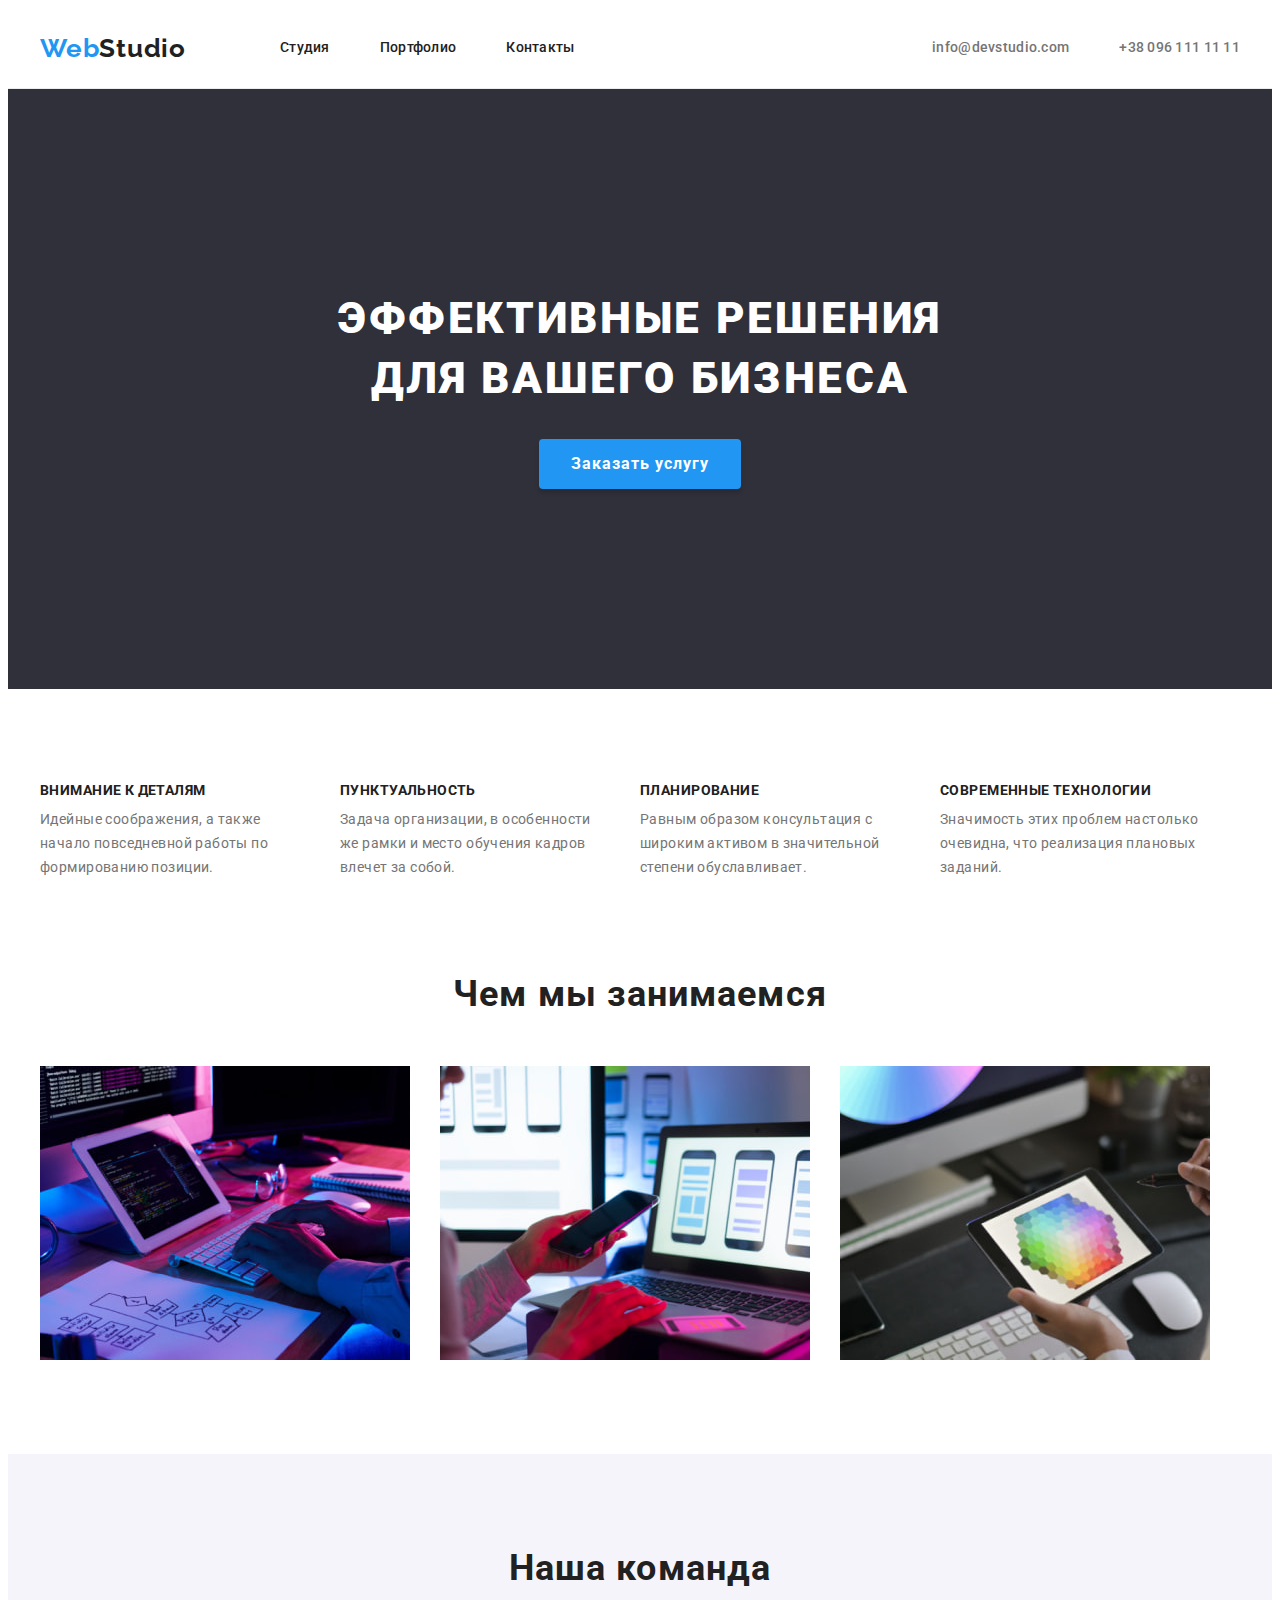
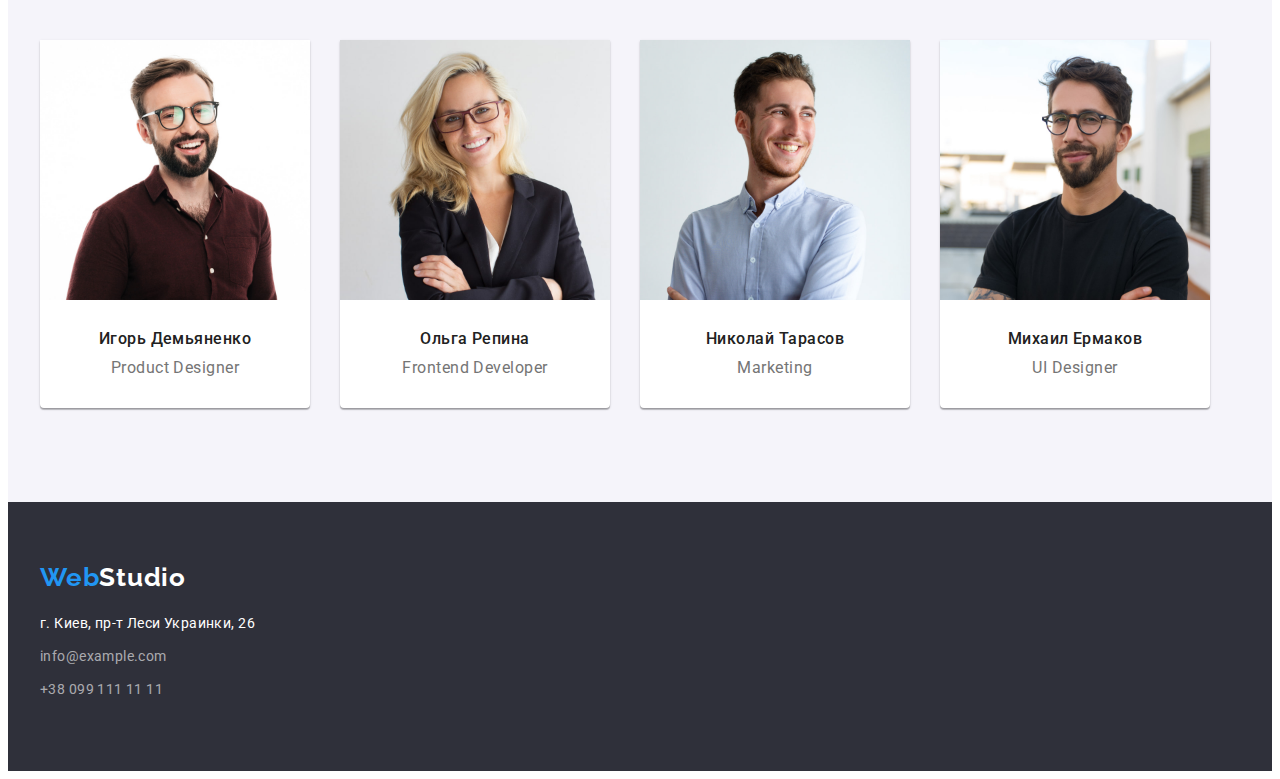
<file: index.html>
<!DOCTYPE html>
<html lang="ru">
  <head>
    <meta charset="UTF-8" />
    <meta http-equiv="X-UA-Compatible" content="IE=edge" />
    <meta name="viewport" content="width=device-width, initial-scale=1.0" />
    <title>Студия</title>
    <link rel="preconnect" href="https://fonts.googleapis.com" />
    <link rel="preconnect" href="https://fonts.gstatic.com" crossorigin />
    <link rel="preconnect" href="https://fonts.googleapis.com" />
    <link rel="preconnect" href="https://fonts.gstatic.com" crossorigin />
    <link
      href="https://fonts.googleapis.com/css2?family=Raleway:wght@700&family=Roboto:wght@400;500;700;900&display=swap"
      rel="stylesheet"
    />
    <link
      rel="stylesheet"
      href="https://cdnjs.cloudflare.com/ajax/libs/modern-normalize/1.1.0/modern-normalize.min.css"
      integrity="sha512-wpPYUAdjBVSE4KJnH1VR1HeZfpl1ub8YT/NKx4PuQ5NmX2tKuGu6U/JRp5y+Y8XG2tV+wKQpNHVUX03MfMFn9Q=="
      crossorigin="anonymous"
      referrerpolicy="no-referrer"
    />
    <link rel="stylesheet" href="./styles/style.css" />
  </head>

  <body>
    <!-- Navigation header -->

    <header class="header-section">
      <div class="conteiner header-conteiner">
        <a href="index.html" class="logo header" lang="en">
          Web<span class="web">Studio</span></a
        >
        <nav>
          <ul class="navigation-list">
            <li class="navigation-item">
              <a class="navigation-item-link" href="./index.html">Студия</a>
            </li>
            <li class="navigation-item">
              <a class="navigation-item-link" href="./portfolio.html"
                >Портфолио</a
              >
            </li>
            <li class="navigation-item">
              <a class="navigation-item-link" href="">Контакты</a>
            </li>
          </ul>
        </nav>

        <ul class="auth-list">
          <li>
            <a class="auth-item-mail" href="mailto:info@devstudio.com"
              >info@devstudio.com</a
            >
          </li>
          <li>
            <a class="auth-item" href="tel:+380961111111">+38 096 111 11 11</a>
          </li>
        </ul>
      </div>
    </header>

    <main>
      <!-- hero section -->
      <section class="hero-section section">
        <div class="conteiner">
          <h1 class="hero-title">Эффективные решения для вашего бизнеса</h1>
          <button class="hero-btn" type="button">Заказать услугу</button>
        </div>
      </section>
      <!-- specifics section -->
      <section class="specifics-section section">
        <div class="conteiner">
          <h2 class="visually-hidden">Наши особенности</h2>
          <ul class="specifics-list list">
            <li class="specifics-item">
              <h3 class="specifics-title">Внимание к деталям</h3>
              <p class="specificts-text">
                Идейные соображения, а также начало повседневной работы по
                формированию позиции.
              </p>
            </li>
            <li class="specifics-item">
              <h3 class="specifics-title">Пунктуальность</h3>
              <p class="specificts-text">
                Задача организации, в особенности же рамки и место обучения
                кадров влечет за собой.
              </p>
            </li>
            <li class="specifics-item">
              <h3 class="specifics-title">Планирование</h3>
              <p class="specificts-text">
                Равным образом консультация с широким активом в значительной
                степени обуславливает.
              </p>
            </li>
            <li class="specifics-item">
              <h3 class="specifics-title">Современные технологии</h3>
              <p class="specificts-text">
                Значимость этих проблем настолько очевидна, что реализация
                плановых заданий.
              </p>
            </li>
          </ul>
        </div>
      </section>
      <!-- development section -->
      <section class="development-section section">
        <div class="conteiner">
          <h2 class="devefelopment-title">Чем мы занимаемся</h2>
          <ul class="development-list list">
            <li class="development-item">
              <img
                src="./images/development-jpg/img-3.jpg"
                alt="печатает код"
                width="370"
                height="294"
              />
            </li>
            <li class="development-item">
              <img
                src="./images/development-jpg/img-1.jpg"
                alt="рисует макет телефона на ноутбуке"
                width="370"
                height="294"
              />
            </li>
            <li class="development-item">
              <img
                src="./images/development-jpg/img-2.jpg"
                alt="рисует на планшете узоры"
                width="370"
                height="294"
              />
            </li>
          </ul>
        </div>
      </section>
      <!-- Team -->
      <section class="team-section section">
        <div class="conteiner">
          <h2 class="team-title">Наша команда</h2>
          <ul class="team-list list">
            <li class="team-item">
              <img
                src="./images/team-jpg/img1.jpg"
                alt="сотрудник"
                width="270"
                height="260"
              />
              <div>
                <h3 class="team">Игорь Демьяненко</h3>
                <p class="team-position" lang="en">Product Designer</p>
              </div>
            </li>
            <li class="team-item">
              <img
                src="./images/team-jpg/img2.jpg"
                alt="сотрудница"
                width="270"
                height="260"
              />
              <div>
                <h3 class="team">Ольга Репина</h3>
                <p class="team-position" lang="en">Frontend Developer</p>
              </div>
            </li>
            <li class="team-item">
              <img
                src="./images/team-jpg/img3.jpg"
                alt="сотрудник"
                width="270"
                height="260"
              />
              <div>
                <h3 class="team">Николай Тарасов</h3>
                <p class="team-position" lang="en">Marketing</p>
              </div>
            </li>
            <li class="team-item">
              <img
                src="./images/team-jpg/img4.jpg"
                alt="сотрудник"
                width="270"
                height="260"
              />
              <div>
                <h3 class="team">Михаил Ермаков</h3>
                <p class="team-position" lang="en">UI Designer</p>
              </div>
            </li>
          </ul>
        </div>
      </section>
    </main>
    <!--footer site  -->
    <footer class="footer-site">
      <div class="conteiner">
        <a href="index.html" class="logo footer" lang="en">
          Web<span class="web-footer">Studio</span></a
        >
        <address class="address-footer">
          <p class="addres-text">г. Киев, пр-т Леси Украинки, 26</p>

          <ul class="footer-list list">
            <li class="footer-link">
              <a class="footer-item" href="mailto:info@example.com"
                >info@example.com</a
              >
            </li>
            <li class="footer-link">
              <a class="footer-item" href="tel:+380991111111"
                >+38 099 111 11 11</a
              >
            </li>
          </ul>
        </address>
      </div>
    </footer>
  </body>
</html>
</file>
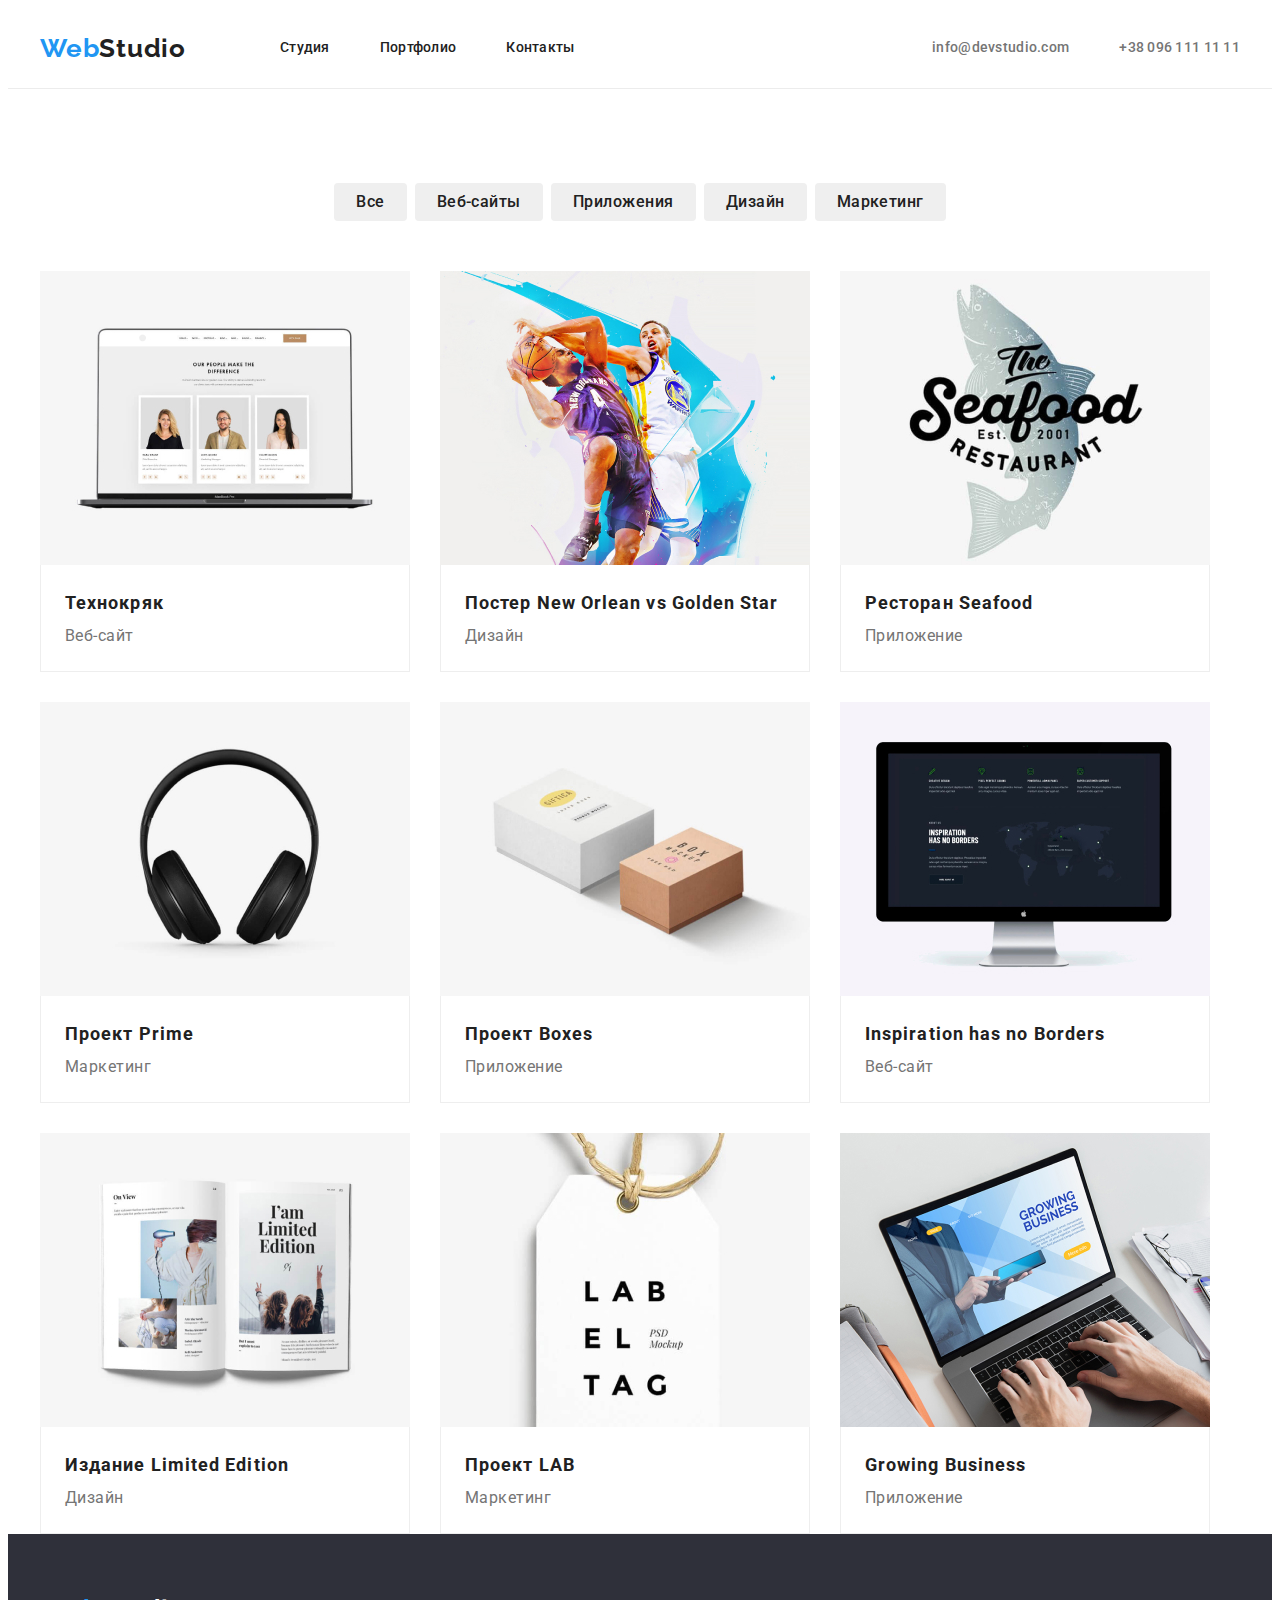
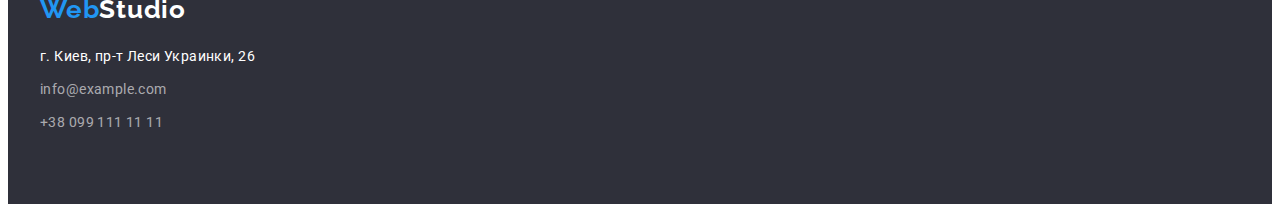
<file: portfolio.html>
<!DOCTYPE html>
<html lang="ru">
  <head>
    <meta charset="UTF-8" />
    <meta http-equiv="X-UA-Compatible" content="IE=edge" />
    <meta name="viewport" content="width=device-width, initial-scale=1.0" />
    <title>Портфолио</title>
    <link rel="preconnect" href="https://fonts.googleapis.com" />
    <link rel="preconnect" href="https://fonts.gstatic.com" crossorigin />
    <link rel="preconnect" href="https://fonts.googleapis.com" />
    <link rel="preconnect" href="https://fonts.gstatic.com" crossorigin />
    <link
      href="https://fonts.googleapis.com/css2?family=Montserrat:wght@400;700&family=Raleway:wght@700&family=Roboto:wght@400;500;700;900&display=swap"
      rel="stylesheet"
    />
    <link
      rel="stylesheet"
      href="https://cdnjs.cloudflare.com/ajax/libs/modern-normalize/1.1.0/modern-normalize.min.css"
      integrity="sha512-wpPYUAdjBVSE4KJnH1VR1HeZfpl1ub8YT/NKx4PuQ5NmX2tKuGu6U/JRp5y+Y8XG2tV+wKQpNHVUX03MfMFn9Q=="
      crossorigin="anonymous"
      referrerpolicy="no-referrer"
    />
    <link rel="stylesheet" href="./styles/style.css" />
  </head>

  <body>
    <!-- Navigation header -->
    <header class="header-section">
      <div class="conteiner header-conteiner">
        <a href="index.html" class="logo header" lang="en">
          Web<span class="web">Studio</span></a
        >
        <nav>
          <ul class="navigation-list">
            <li class="navigation-item">
              <a class="navigation-item-link" href="./index.html">Студия</a>
            </li>
            <li class="navigation-item">
              <a class="navigation-item-link" href="./portfolio.html"
                >Портфолио</a
              >
            </li>
            <li class="navigation-item">
              <a class="navigation-item-link" href="">Контакты</a>
            </li>
          </ul>
        </nav>

        <ul class="auth-list">
          <li>
            <a class="auth-item-mail" href="mailto:info@devstudio.com"
              >info@devstudio.com</a
            >
          </li>
          <li>
            <a class="auth-item" href="tel:+380961111111">+38 096 111 11 11</a>
          </li>
        </ul>
      </div>
    </header>

    <main>
      <!-- filtr projects -->
      <section class="filter-section">
        <div class="conteiner">
          <h1 class="visually-hidden">Наши Услуги</h1>
          <ul class="filter-list">
            <li class="filter-item">
              <button class="filter-button" type="button">Все</button>
            </li>
            <li class="filter-item">
              <button class="filter-button" type="button">Веб-сайты</button>
            </li>
            <li class="filter-item">
              <button class="filter-button" type="button">Приложения</button>
            </li>
            <li class="filter-item">
              <button class="filter-button" type="button">Дизайн</button>
            </li>
            <li class="filter-item">
              <button class="filter-button" type="button">Маркетинг</button>
            </li>
          </ul>
          <ul class="project-list">
            <li class="project-item">
              <img
                src="./images/projects-jpg/img-1.jpg "
                lang="ru"
                alt="Технокряк"
                width="370"
                height="294"
              />
              <div class="name-card">
                <h2 class="name-project">Технокряк</h2>
                <p class="name-list">Веб-сайт</p>
              </div>
            </li>
            <li class="project-item">
              <img
                src="./images/projects-jpg/img-2.jpg"
                lang="ru"
                alt="Постер"
                width="370"
                height="294"
              />
              <div class="name-card">
                <h2 class="name-project">Постер New Orlean vs Golden Star</h2>
                <p class="name-list">Дизайн</p>
              </div>
            </li>
            <li class="project-item">
              <img
                src="./images/projects-jpg/img-3.jpg"
                lang="ru"
                alt="Ресторан"
                width="370"
                height="294"
              />
              <div class="name-card">
                <h2 class="name-project">Ресторан Seafood</h2>
                <p class="name-list">Приложение</p>
              </div>
            </li>
            <li class="project-item">
              <img
                src="./images/projects-jpg/img-4.jpg"
                lang="ru"
                alt="Проект Прайм"
                width="370"
                height="294"
              />
              <div class="name-card">
                <h2 class="name-project">Проект Prime</h2>
                <p class="name-list">Маркетинг</p>
              </div>
            </li>
            <li class="project-item">
              <img
                src="./images/projects-jpg/img-5.jpg"
                lang="ru"
                alt="Проект коробок"
                width="370"
                height="294"
              />
              <div class="name-card">
                <h2 class="name-project">Проект Boxes</h2>
                <p class="name-list">Приложение</p>
              </div>
            </li>
            <li class="project-item">
              <img
                src="./images/projects-jpg/img-6.jpg"
                lang="ru"
                alt="Возможность во всем мире"
                width="370"
                height="294"
              />
              <div class="name-card">
                <h2 class="name-project">Inspiration has no Borders</h2>
                <p class="name-list">Веб-сайт</p>
              </div>
            </li>
            <li class="project-item">
              <img
                src="./images/projects-jpg/img-7.jpg"
                lang="ru"
                alt="Лимитированое издание книг"
                width="370"
                height="294"
              />
              <div class="name-card">
                <h2 class="name-project">Издание Limited Edition</h2>
                <p class="name-list">Дизайн</p>
              </div>
            </li>
            <li class="project-item">
              <img
                src="./images/projects-jpg/img-8.jpg"
                lang="ru"
                alt="Проект лейб"
                width="370"
                height="294"
              />
              <div class="name-card">
                <h2 class="name-project">Проект LAB</h2>
                <p class="name-list">Маркетинг</p>
              </div>
            </li>
            <li class="project-item">
              <img
                src="./images/projects-jpg/img-9.jpg"
                lang="ru"
                alt="Растущий Бизнес"
                width="370"
                height="294"
              />
              <div class="name-card">
                <h2 class="name-project">Growing Business</h2>
                <p class="name-list">Приложение</p>
              </div>
            </li>
          </ul>
        </div>
      </section>
    </main>
    <!-- Подвал сайта -->
    <footer class="footer-site">
      <div class="conteiner">
        <a href="index.html" class="logo footer" lang="en">
          Web<span class="web-footer">Studio</span></a
        >
        <address class="address-footer">
          <p class="addres-text">г. Киев, пр-т Леси Украинки, 26</p>

          <ul class="footer-list list">
            <li class="footer-link">
              <a class="footer-item" href="mailto:info@example.com"
                >info@example.com</a
              >
            </li>
            <li class="footer-link">
              <a class="footer-item" href="tel:+380991111111"
                >+38 099 111 11 11</a
              >
            </li>
          </ul>
        </address>
      </div>
    </footer>
  </body>
</html>
</file>
<file: styles/style.css>
/*#region SITE SETINGS*/
:root {
    --main-font: 'Roboto', 'Raleway', 'Sans-serif';
    --main-color: #212121;
    --second-color: #757575;
    --selectoin-color: #2196F3;
    --button-color-hover-focus: #188CE8;
    --footer-color: #2F303A;
}

body {
    color: #212121;
    font-size: 14px;
    font-family: 'Roboto';
}

.visually-hidden {
    position: absolute;
    width: 1px;
    height: 1px;
    margin: -1px;
    border: 0;
    padding: 0;
    white-space: nowrap;
    clip-path: inset(100%);
    clip: rect(0 0 0 0);
    overflow: hidden;
}

.conteiner {
    /* outline: 1px solid red; */
    width: 1200px;
    padding-left: 15px;
    padding-right: 15px;
    margin-left: auto;
    margin-right: auto;
}

.section {
    padding-top: 94px;
    padding-bottom: 94px;
}


h1,
h2,
h3,
h4,
h5,
h6,
p {
    margin: 0;
}

ul,
ol {
    list-style: none;
    margin: 0;
    padding: 0;
}

img {
    display: block;
}

/*#endregion SITE SETINGS*/

/*#region HEADER SECTION*/
.header-section {
    border-bottom: 1px solid #ECECEC;
}


.logo {
    color: var(--selectoin-color);
    text-decoration: none;
    font-family: 'Raleway';
    font-weight: 700;
    font-size: 26px;
    line-height: 1.19;
    letter-spacing: 0.03em;
}

.header-conteiner {
    display: flex;
    align-items: center;
}

.logo {
    margin-right: 94px;
}

.web {
    color: #212121;
}

.navigation-list {
    display: flex;
    align-items: center;
}

.navigation-item-link {
    display: block;
    padding-top: 32px;
    padding-bottom: 32px;
}

.navigation-item {
    margin-right: 50px;
}

.navigation-item:last-child {
    margin-right: 0;
}


.navigation-item-link {
    color: #212121;
    font-family: var(--main-font);
    font-weight: 500;
    line-height: 1.14;
    letter-spacing: 0.02em;
    text-decoration: none;
}

.navigation-item-link:hover,
.navigation-item-link:focus,
.auth-item:hover,
.auth-item:focus,
.auth-item-mail:hover,
.auth-item-mail:focus {
    color: var(--selectoin-color);
}

.auth-list {
    display: flex;
    margin-left: auto;
}

.auth-item-mail {
    margin-right: 50px;
}

.auth-item,
.auth-item-mail {
    display: block;
    padding-top: 32px;
    padding-bottom: 32px;
}

.auth-item,
.auth-item-mail {
    color: #757575;
    font-weight: 500;
    line-height: 1.14;
    letter-spacing: 0.02em;
    text-decoration: none;
}

/*#endregion HEADER*/

/*#region HERO SECTION*/
.hero-section {
    background-color: #2F303A;
    text-align: center;
    padding-top: 200px;
    padding-bottom: 200px;

}

.hero-title {
    color: #FFFFFF;
    font-weight: 900;
    font-size: 44px;
    line-height: 1.36;
    text-align: center;
    letter-spacing: 0.06em;
    text-transform: uppercase;
    width: 696px;
    margin-right: auto;
    margin-left: auto;
    margin-bottom: 30px;
}

.hero-btn {
    font-family: inherit;
    color: #FFFFFF;
    font-weight: 700;
    font-size: 16px;
    line-height: 1.87;
    letter-spacing: 0.06em;
    background-color: var(--selectoin-color);
    box-shadow: 0px 4px 4px rgba(0, 0, 0, 0.15);
    border-radius: 4px;
    cursor: pointer;
    border: none;
    min-width: 200px;
    padding: 10px 32px;
}

.hero-btn:hover,
.hero-btn:focus {
    background-color: var(--button-color-hover-focus);
}

/*#endregion HERO SECTION*/

/*#region SPECIFICS SECTION*/
.specifics-section {
    padding-bottom: 0;
}

.specifics-list {
    display: flex;
}

.specifics-item {
    margin-right: 30px;
    width: 270px;
}

.specifics-item:last-child {
    margin-right: 0;
}

.specifics-title {
    font-size: 14px;
    font-weight: 700;
    line-height: 1.14;
    letter-spacing: 0.03em;
    text-transform: uppercase;
    margin-bottom: 10px;
}

.specificts-text {
    color: #757575;
    line-height: 1.71;
    letter-spacing: 0.03em;
}

/*#endregion SPECIFICS SECTION*/

/*#region DEVELOPMENT SECTION*/
.devefelopment-title {
    font-weight: 700;
    font-size: 36px;
    line-height: 1.16;
    text-align: center;
    letter-spacing: 0.03em;
    margin-bottom: 50px;
}


.development-list {
    display: flex;

}

.development-item {
    margin-right: 30px;
}

.development-item:last-child {
    margin-right: 0;
}

/*#endregion DEVELOPMENT SECTION*/

/*#region TEAM SECTION*/
.team-section {
    background-color: #F5F4FA;
}

.team-title {
    font-weight: 700;
    font-size: 36px;
    line-height: 1.16;
    text-align: center;
    letter-spacing: 0.03em;
    color: #212121;
    padding-bottom: 50px;
}

.team-list {
    display: flex;
}

.team-item {
    margin-right: 30px;
}

.team-item:last-child {
    margin-right: 0;
}

.team {
    font-weight: 500;
    font-size: 16px;
    line-height: 1.18;
    text-align: center;
    letter-spacing: 0.03em;
    padding-top: 30px;
    padding-bottom: 10px;
}

.team-item {
    background: #FFFFFF;
    box-shadow: 0px 1px 3px rgba(0, 0, 0, 0.12),
        0px 1px 1px rgba(0, 0, 0, 0.14),
        0px 2px 1px rgba(0, 0, 0, 0.2);
    border-radius: 0px 0px 4px 4px;
}

.team-position {
    font-size: 16px;
    line-height: 1.18;
    text-align: center;
    letter-spacing: 0.03em;
    color: #757575;
    padding-bottom: 30px;
}

/*#endregion TEAM*/

/*#region FOOTER SITE SECTION*/
.footer-site {
    background-color: #2F303A;
}

.logo-footer {
    margin-right: 0;
}

.web-footer {
    color: #FFFFFF;
}

.address-footer {
    font-style: normal;
    line-height: 1.71;
    letter-spacing: 0.03em;
    color: #FFFFFF;
}


.footer-item {
    line-height: 1.71;
    letter-spacing: 0.03em;
    color: rgba(255, 255, 255, 0.6);
    text-decoration: none;
}

.footer-item:hover,
.footer-item:focus {
    color: #2196F3;
}

.footer-site {
    padding-top: 60px;
    padding-bottom: 60px;

}

.footer {
    display: block;
    margin-bottom: 20px;
    margin-right: 0;
}

.addres-text {
    padding-bottom: 9px;
}

.footer-link:nth-last-child(n+1) {
    margin-bottom: 9px;
}

/*#endregion FOOTER SITE*/

/*#region FILTR-portfolio.html SECTION*/
.filter-button {
    font-family: inherit;
    font-weight: 500;
    font-size: 16px;
    line-height: 1.62;
    text-align: center;
    letter-spacing: 0.03em;
    color: #212121;
    cursor: pointer;
    border: none;
    padding: 6px 22px;
    border-radius: 4px;
}

.filter-list {
    display: flex;
    justify-content: center;
    padding-top: 94px;
    margin-bottom: 50px;
}

.filter-item {
    margin-right: 8px;
}

.filter-item:last-child {
    margin-right: 0;
}

.filter-button:hover,
.filter-button:focus {
    color: #FFFFFF;
    background: #2196F3;
    box-shadow: 0px 3px 1px rgba(0, 0, 0, 0.1),
        0px 1px 2px rgba(0, 0, 0, 0.08),
        0px 2px 2px rgba(0, 0, 0, 0.12);
    border-radius: 4px;
}

.project-list {
    display: flex;
    flex-wrap: wrap;
}

.project-item {
    margin-right: 30px;
    margin-bottom: 30px;
}

.project-item:nth-child(3n) {
    margin-right: 0;
}

.project-item:nth-child(n + 7) {
    margin-bottom: 0;
}


.name-project {
    font-weight: 700;
    font-size: 18px;
    line-height: 2;
    letter-spacing: 0.06em;
    color: #212121;
}

.name-list {
    font-size: 16px;
    line-height: 1.88;
    letter-spacing: 0.03em;
    color: #757575;
}

.name-card {
    border-bottom-width: 1px;
    border-bottom-style: solid;
    border-bottom-color: #eeeeee;
    border-right-width: 1px;
    border-right-style: solid;
    border-right-color: #eeeeee;
    border-left-width: 1px;
    border-left-style: solid;
    border-left-color: #eeeeee;
    padding: 20px 24px;
}

/*#endregion FILTR-portfolio.html*/
</file>
